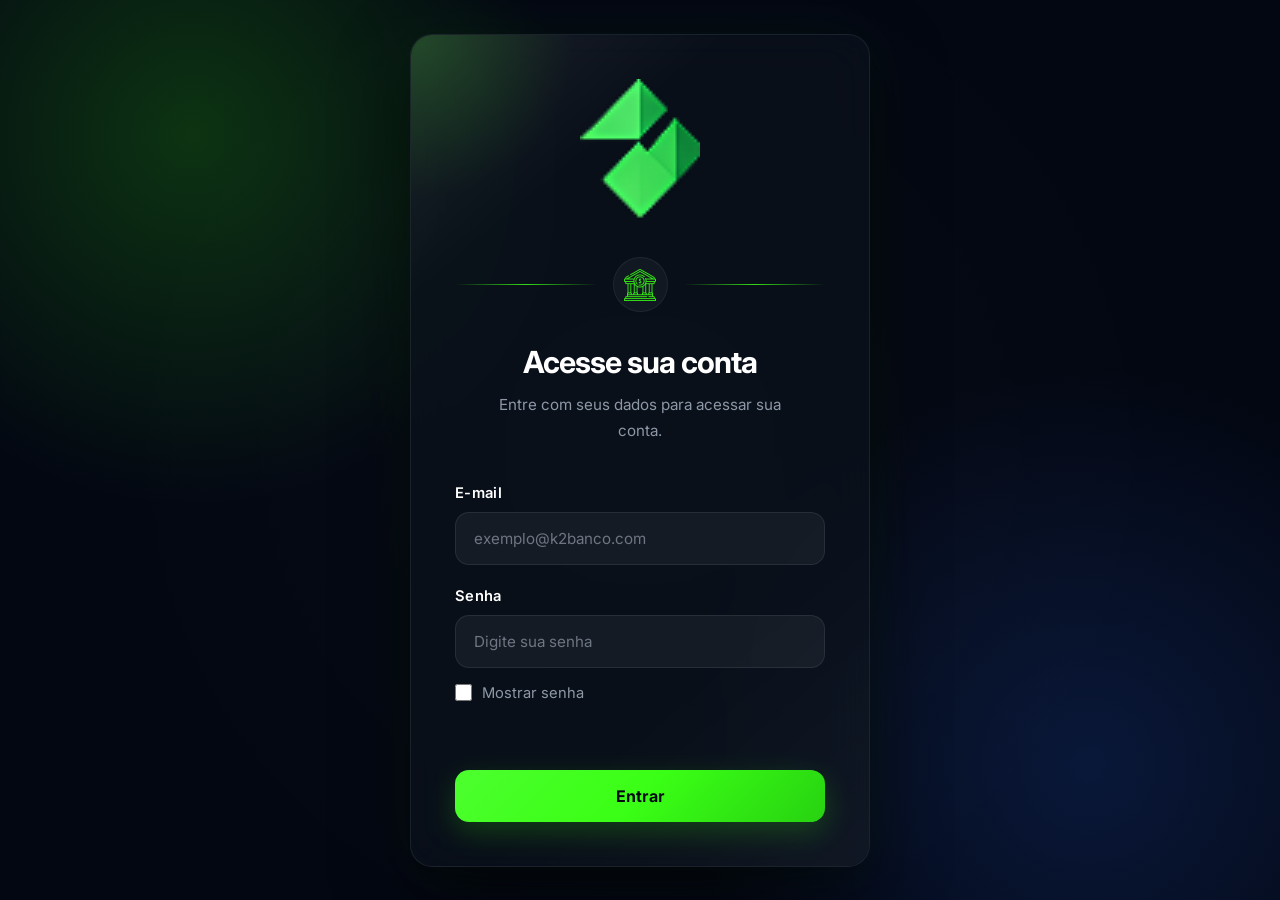
<file: index.html>
<!DOCTYPE html>
<html lang="pt-BR">

<head>
  <meta charset="UTF-8" />

  <meta name="viewport" content="width=device-width, initial-scale=1.0" />

  <title>Login | K2 Banco Digital</title>
  <link rel="stylesheet" href="css/login.css">
  <script src="js/login.js" defer></script>
  <script></script>

</head>

<body>
  <main>
    <section class="login-container">
      <header class="login-cabecalho">
        <div> <img class="logo-cabecalho" src="assets/imgs/icone1.png" alt="icone banco k2"></div>
        <div class="divider-container">
          <span class="divider-line"></span>
          <div class="divider-icon">
            <img src="assets/imgs/icone banco.png" alt="icone de banco">
          </div>
          <span class="divider-line"></span>
        </div>
        <h2>Acesse sua conta</h2>
        <p>Entre com seus dados para acessar sua conta.</p>
      </header>

      <form id="form-login">
        <div class="campo-formulario">
          <label for="email">E-mail</label>

          <input type="email" id="email" name="email" placeholder="exemplo@k2banco.com" autocomplete="email" />
        </div>

        <div class="campo-formulario">
          <label for="senha">Senha</label>

          <input type="password" id="senha" name="senha" placeholder="Digite sua senha" autocomplete="current-password" />
        </div>

        <div class="mostrar-senha">
          <input type="checkbox" id="checkbox-mostrar-senha" />

          <label for="checkbox-mostrar-senha">
            Mostrar senha
          </label>
        </div>

        <p id="mensagem-login" aria-live="polite"></p>

        <button type="submit" id="botao-entrar">
          Entrar
        </button>
      </form>
    </section>
  </main>
</body>
</file>
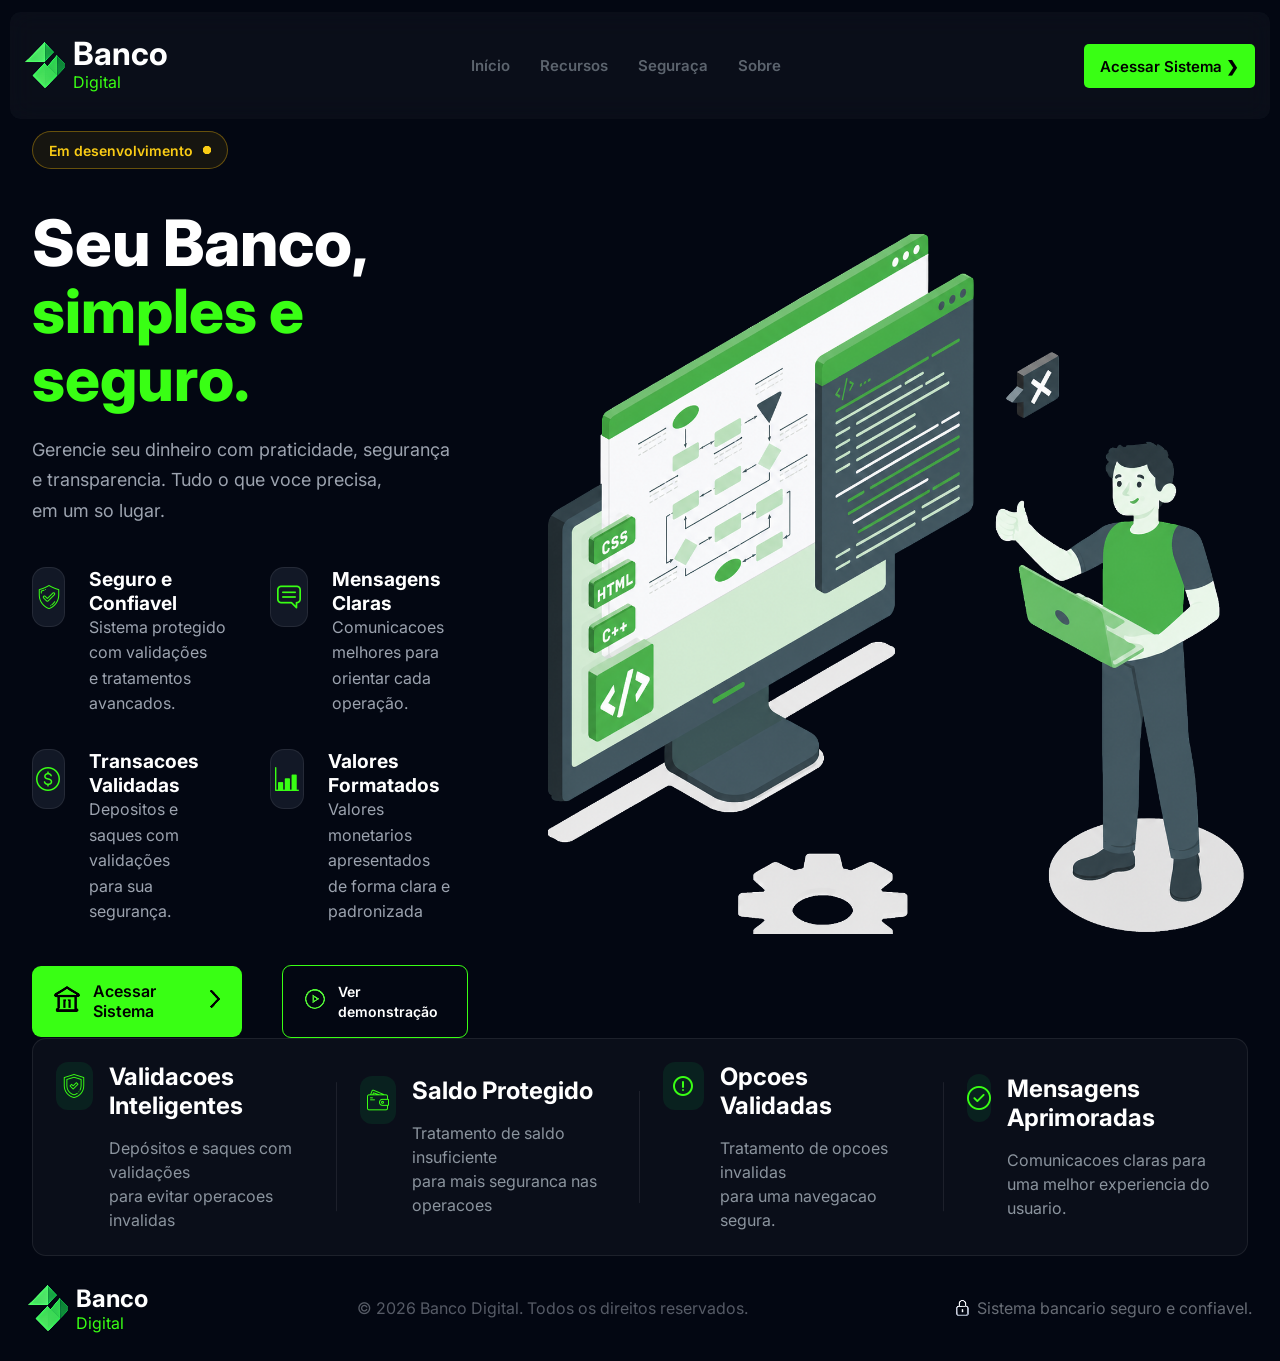
<file: front-end/index.html>
<!doctype html>
<html lang="pt-BR">
  <head>
    <meta charset="UTF-8" />
    <meta name="viewport" content="width=device-width, initial-scale=1.0" />
    <link rel="stylesheet" href="css/style.css" />
    <title>Sistema Bancario</title>
  </head>
  <body>
    <header class="header">
      <div class="header-logo">
        <img src="src/assets/images/Image.png" alt="logo da pagina" />
        <div class="header-logo-textos">
          <h1 class="header-logo-texto">
            Banco<br /><span class="header-logo-texto-destaque">Digital</span>
          </h1>
        </div>
      </div>
      <nav class="header-navegacao">
        <a href="#">Início</a>
        <a href="#">Recursos</a>
        <a href="#">Seguraça</a>
        <a href="#">Sobre</a>
      </nav>
      <div class="header-button">
        <a href="#">Acessar Sistema ❯</a>
      </div>
    </header>

    <main>
      <div class="container">
        <section class="hero">
          <div class="hero-content">
            <div class="hero-left">
              <div class="hero-badge">
                <span>Em desenvolvimento</span>
                <div class="hero-badge-dot"></div>
              </div>
              <div class="hero-left-text">
                <h1 class="hero-left-texto">
                  Seu Banco,<br /><span class="hero-left-texto-destaque"
                    >simples e seguro.</span
                  >
                </h1>
                <p class="hero-left-paragrafo">
                  Gerencie seu dinheiro com praticidade, segurança<br />
                  e transparencia. Tudo o que voce precisa,<br />
                  em um so lugar.
                </p>
              </div>
              <div class="hero-left-cards-grid">
                <div class="hero-left-card">
                  <div class="hero-left-card-icon">
                    <img
                      src="src/assets/images/icon-escudo-seguro.png"
                      alt="icone de escudo seguro"
                    />
                  </div>
                  <div class="hero-left-card-icon-text">
                    <h2>Seguro e Confiavel</h2>
                    <p>
                      Sistema protegido com validações<br />
                      e tratamentos avancados.
                    </p>
                  </div>
                </div>
                <div     class="hero-left-card">
                  <div class="hero-left-card-icon">
                    <img
                      src="src/assets/images/icon-mensage.png"
                      alt="icone de balao de menssagem"
                    />
                  </div>
                  <div class="hero-left-card-icon-text">
                    <h2>Mensagens Claras</h2>
                    <p>
                      Comunicacoes melhores para<br />
                      orientar cada operação.
                    </p>
                  </div>
                </div>
                <div class="hero-left-card">
                  <div class="hero-left-card-icon">
                    <img
                      src="src/assets/images/icon-$.png"
                      alt="icone de sifrao"
                    />
                  </div>
                  <div class="hero-left-card-icon-text">
                    <h2>Transacoes Validadas</h2>
                    <p>
                      Depositos e saques com validações<br />
                      para sua segurança.
                    </p>
                  </div>
                </div>
                <div class="hero-left-card">
                  <div class="hero-left-card-icon">
                    <img
                      src="src/assets/images/icon-grafico-de-barras.png"
                      alt="icone de grafico de barras"
                    />
                  </div>
                  <div class="hero-left-card-icon-text">
                    <h2>Valores Formatados</h2>
                    <p>
                      Valores monetarios apresentados<br />
                      de forma clara e padronizada
                    </p>
                  </div>
                </div>
              </div>
              <div class="hero-buttons">
                <div class="hero-buttons-bnt1">
                  <div class="hero-buttons-bnt1-icon">
                    <img
                      src="src/assets/images/icon-casa-branca.png"
                      alt="icone da casa branca"
                    />
                  </div>
                  <div class="hero-buttons-bnt1-text">
                    <a href="#">Acessar Sistema</a>
                  </div>

                  <div class="hero-buttons-bnt1-icon">
                    <img
                      src="src/assets/images/icone de seta.png"
                      alt="icone de seta"
                    />
                  </div>
                </div>

                <div class="hero-buttons-bnt2">
                  <div class="hero-buttons-bnt2-icon">
                    <img
                      src="src/assets/images/icone de play.png"
                      alt="icone de play"
                    />
                  </div>

                  <div class="hero-buttons-bnt2-text">
                    <a href="#">Ver demonstração</a>
                  </div>
                </div>
              </div>
            </div>
            <div class="hero-right">
              <img
                src="src/assets/images/img do carinha.png"
                alt="desenho de homem apresentando graficos estatiticos"
              />
            </div>
          </div>
        </section>
        <section>
          <section class="revelar-secao">
              <div class="features">
                <div class="features-card">
                  <div class="features-icon">
                    <img
                      src="src/assets/images/icone-escudo-protecao.png"
                      alt="icone de protecao"
                    />
                  </div>
                  <div class="features-text">
                    <h2>Validacoes Inteligentes</h2>
                    <p>
                      Depósitos e saques com validações<br />
                      para evitar operacoes invalidas
                    </p>
                  </div>
                </div>
                <div class="features-card">
                  <div class="features-icon">
                    <img
                      src="src/assets/images/icone de carteira.png"
                      alt="icone de carteira"
                    />
                  </div>
                  <div class="features-text">
                    <h2>Saldo Protegido</h2>
                    <p>
                      Tratamento de saldo insuficiente<br />
                      para mais seguranca nas operacoes
                    </p>
                  </div>
                </div>
                <div class="features-card">
                  <div class="features-icon">
                    <img
                      src="src/assets/images/icone de atencao.png"
                      alt="icone de atencao"
                    />
                  </div>
                  <div class="features-text">
                    <h2>Opcoes Validadas</h2>
                    <p>
                      Tratamento de opcoes invalidas<br />
                      para uma navegacao segura.
                    </p>
                  </div>
                </div>
                <div class="features-card">
                  <div class="features-icon">
                    <img
                      src="src/assets/images/icone de verificado.png"
                      alt="icone de vericacao"
                    />
                  </div>
                  <div class="features-text">
                    <h2>Mensagens Aprimoradas</h2>
                    <p>
                      Comunicacoes claras para uma melhor experiencia do usuario.
                    </p>
                  </div>
          </section>
            </div>
          </div>
        </section>
      </div>
    </main>

    <footer class="footer">
      <div class="footer-logo">
        <img src="src/assets/images/Image.png" alt="logo da pagina" />
        <div class="footer-logo-text">
          <h2>Banco</h2>
          <span class="footer-inte-text-destaque">Digital</span>
        </div>
      </div>
      <div class="footer-copy">
        <p>© 2026 Banco Digital. Todos os direitos reservados.</p>
      </div>
      <div class="footer-inte">
        <img
          src="src/assets/images/icone de cadiado.png"
          alt="icone de cadiado"
        />
        <div class="footer-inte-text">
          <p>Sistema bancario seguro e confiavel.</p>
        </div>
      </div>
    </footer>
  </body>
</html>
</file>
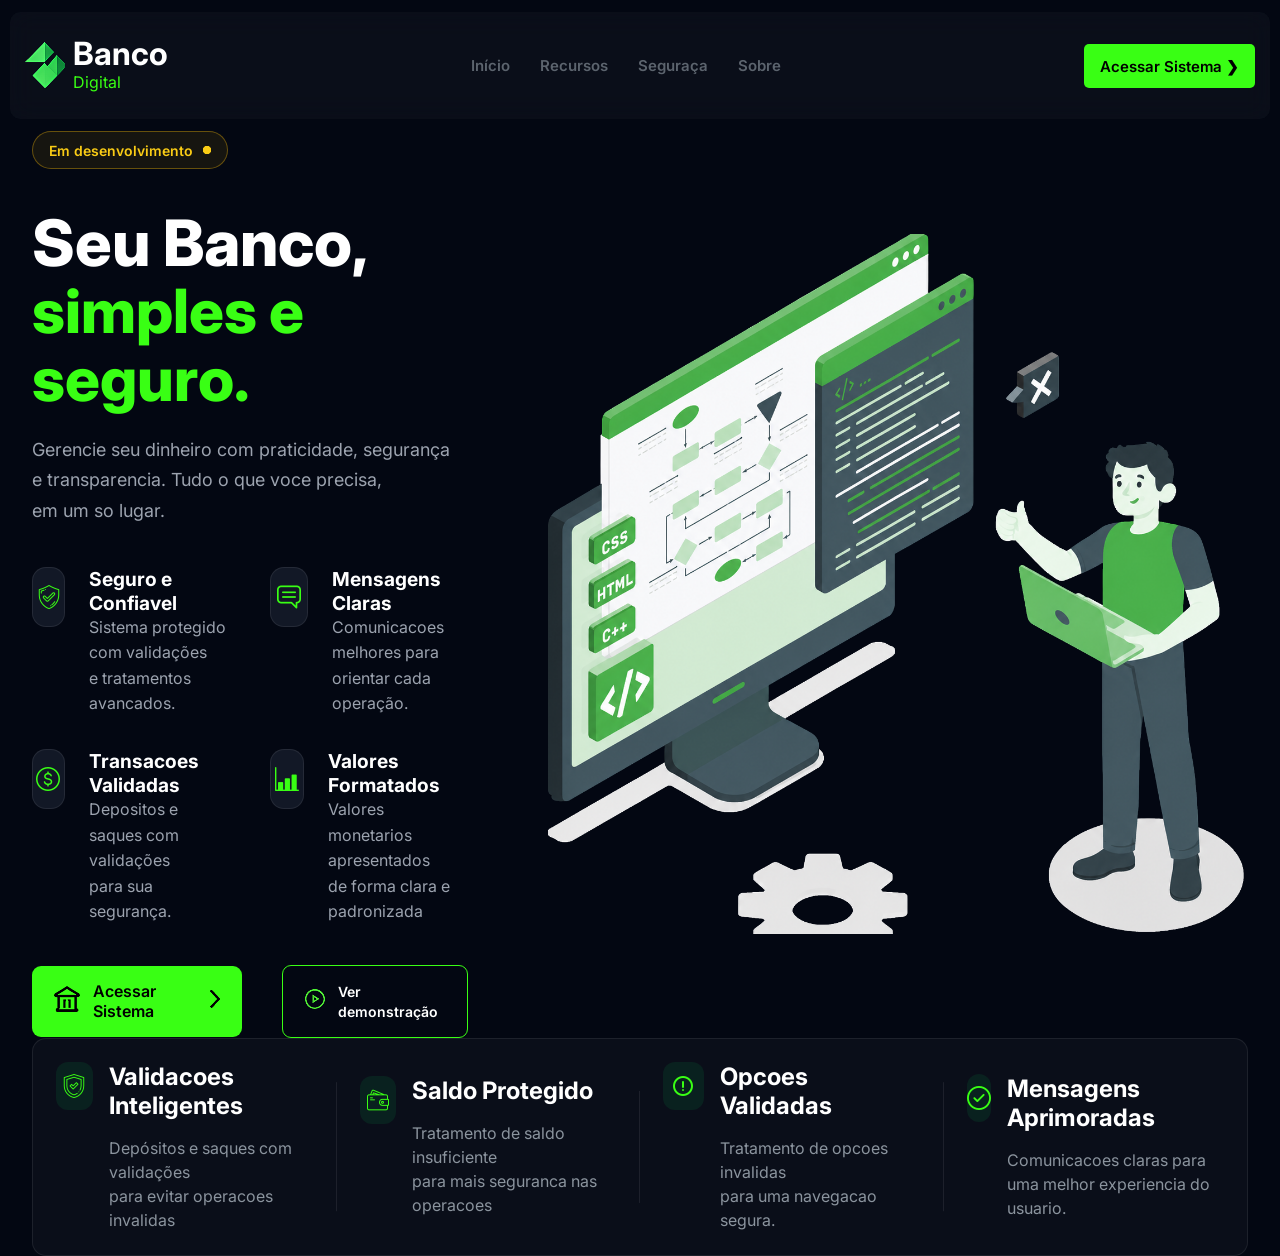
<file: landingPage/index.html>
<!doctype html>
<html lang="pt-BR">
  <head>
    <meta charset="UTF-8" />
    <meta name="viewport" content="width=device-width, initial-scale=1.0" />
    <link rel="stylesheet" href="css/style.css"/>
    <title>Sistema Bancario</title>
  </head>
  <body>
    <header class="header">
      <div class="header-logo">
        <img src="src/assets/images/Image.png" alt="logo da pagina" />
        <div class="header-logo-textos">
          <h1 class="header-logo-texto">
            Banco<br /><span class="header-logo-texto-destaque">Digital</span>
          </h1>
        </div>
      </div>
      <nav class="header-navegacao">
        <a href="#">Início</a>
        <a href="#">Recursos</a>
        <a href="#">Seguraça</a>
        <a href="#">Sobre</a>
      </nav>
      <div class="header-button">
        <a href="#">Acessar Sistema ❯</a>
      </div>
    </header>

    <main>
      <div class="container">
        <section class="hero">
          <div class="hero-content">
            <div class="hero-left">
              <div class="hero-badge">
                <span>Em desenvolvimento</span>
                <div class="hero-badge-dot"></div>
              </div>
              <div class="hero-left-text">
                <h1 class="hero-left-texto">
                  Seu Banco,<br /><span class="hero-left-texto-destaque"
                    >simples e seguro.</span
                  >
                </h1>
                <p class="hero-left-paragrafo">
                  Gerencie seu dinheiro com praticidade, segurança<br />
                  e transparencia. Tudo o que voce precisa,<br />
                  em um so lugar.
                </p>
              </div>
              <div class="hero-left-cards-grid">
                <div class="hero-left-card">
                  <div class="hero-left-card-icon">
                    <img
                      src="src/assets/images/icon-escudo-seguro.png"
                      alt="icone de escudo seguro"
                    />
                  </div>
                  <div class="hero-left-card-icon-text">
                    <h2>Seguro e Confiavel</h2>
                    <p>
                      Sistema protegido com validações<br />
                      e tratamentos avancados.
                    </p>
                  </div>
                </div>
                <div     class="hero-left-card">
                  <div class="hero-left-card-icon">
                    <img
                      src="src/assets/images/icon-mensage.png"
                      alt="icone de balao de menssagem"
                    />
                  </div>
                  <div class="hero-left-card-icon-text">
                    <h2>Mensagens Claras</h2>
                    <p>
                      Comunicacoes melhores para<br />
                      orientar cada operação.
                    </p>
                  </div>
                </div>
                <div class="hero-left-card">
                  <div class="hero-left-card-icon">
                    <img
                      src="src/assets/images/icon-$.png"
                      alt="icone de sifrao"
                    />
                  </div>
                  <div class="hero-left-card-icon-text">
                    <h2>Transacoes Validadas</h2>
                    <p>
                      Depositos e saques com validações<br />
                      para sua segurança.
                    </p>
                  </div>
                </div>
                <div class="hero-left-card">
                  <div class="hero-left-card-icon">
                    <img
                      src="src/assets/images/icon-grafico-de-barras.png"
                      alt="icone de grafico de barras"
                    />
                  </div>
                  <div class="hero-left-card-icon-text">
                    <h2>Valores Formatados</h2>
                    <p>
                      Valores monetarios apresentados<br />
                      de forma clara e padronizada
                    </p>
                  </div>
                </div>
              </div>
              <div class="hero-buttons">
                <div class="hero-buttons-bnt1">
                  <div class="hero-buttons-bnt1-icon">
                    <img
                      src="src/assets/images/icon-casa-branca.png"
                      alt="icone da casa branca"
                    />
                  </div>
                  <div class="hero-buttons-bnt1-text">
                    <a href="#">Acessar Sistema</a>
                  </div>

                  <div class="hero-buttons-bnt1-icon">
                    <img
                      src="src/assets/images/icone de seta.png"
                      alt="icone de seta"
                    />
                  </div>
                </div>

                <div class="hero-buttons-bnt2">
                  <div class="hero-buttons-bnt2-icon">
                    <img
                      src="src/assets/images/icone de play.png"
                      alt="icone de play"
                    />
                  </div>

                  <div class="hero-buttons-bnt2-text">
                    <a href="#">Ver demonstração</a>
                  </div>
                </div>
              </div>
            </div>
            <div class="hero-right">
              <img
                src="src/assets/images/img do carinha.png"
                alt="desenho de homem apresentando graficos estatiticos"
              />
            </div>
          </div>
        </section>
        </div>
        
        <section class="revelar-secao">
          <div class="container">
            <div class="features">
              <div class="features-card">
                <div class="features-icon">
                  <img
                    src="src/assets/images/icone-escudo-protecao.png"
                    alt="icone de protecao"
                  />
                </div>
                <div class="features-text">
                  <h2>Validacoes Inteligentes</h2>
                  <p>
                    Depósitos e saques com validações<br />
                    para evitar operacoes invalidas
                  </p>
                </div>
              </div>
              <div class="features-card">
                <div class="features-icon">
                  <img
                    src="src/assets/images/icone de carteira.png"
                    alt="icone de carteira"
                  />
                </div>
                <div class="features-text">
                  <h2>Saldo Protegido</h2>
                  <p>
                    Tratamento de saldo insuficiente<br />
                    para mais seguranca nas operacoes
                  </p>
                </div>
              </div>
              <div class="features-card">
                <div class="features-icon">
                  <img
                    src="src/assets/images/icone de atencao.png"
                    alt="icone de atencao"
                  />
                </div>
                <div class="features-text">
                  <h2>Opcoes Validadas</h2>
                  <p>
                    Tratamento de opcoes invalidas<br />
                    para uma navegacao segura.
                  </p>
                </div>
              </div>
              <div class="features-card">
                <div class="features-icon">
                  <img
                    src="src/assets/images/icone de verificado.png"
                    alt="icone de vericacao"
                  />
                </div>
                <div class="features-text">
                  <h2>Mensagens Aprimoradas</h2>
                  <p>
                    Comunicacoes claras para uma melhor experiencia do usuario.
                  </p>
                </div>
              </div>
            </div>
          </div>
        </section>
    </main>

    <!-- <footer class="footer">
      <div class="footer-logo">
        <img src="src/assets/images/Image.png" alt="logo da pagina" />
        <div class="footer-logo-text">
          <h2>Banco</h2>
          <span class="footer-inte-text-destaque">Digital</span>
        </div>
      </div>
      <div class="footer-copy">
        <p>© 2026 Banco Digital. Todos os direitos reservados.</p>
      </div>
      <div class="footer-inte">
        <img
          src="src/assets/images/icone de cadiado.png"
          alt="icone de cadiado"
        />
        <div class="footer-inte-text">
          <p>Sistema bancario seguro e confiavel.</p>
        </div>
      </div>
    </footer> -->
  </body>
</html>
</file>
<file: css/login.css>
@import url("https://fonts.googleapis.com/css2?family=Inter:ital,opsz,wght@0,14..32,100..900;1,14..32,100..900&display=swap");

/* ==========================================================
   VARIÁVEIS GLOBAIS
========================================================== */

:root {

  /* Cores principais */
  --primary-color: #39ff14;
  --primary-hover: #2ee80f;

  --secondary-color: #030712;

  /* Texto */
  --color-white: #ffffff;
  --color-text: #8d98a7;
  --color-error: #ff4d4d;

  /* Card */
  --color-card: rgba(12, 18, 28, 0.72);
  --color-border: rgba(255,255,255,.08);

  /* Inputs */
  --color-input: rgba(255,255,255,.05);

  /* Sombras */
  --shadow-card:
      0 30px 70px rgba(0,0,0,.55),
      0 0 60px rgba(57,255,20,.05);

  --shadow-button:
      0 10px 30px rgba(57,255,20,.20);

  /* Bordas */
  --radius-lg: 22px;
  --radius-md: 14px;

  /* Fontes */
  --primary-font: "Inter", sans-serif;

  /* Transições */
  --transition:
      .30s cubic-bezier(.4,0,.2,1);

}

/* ==========================================================
   RESET
========================================================== */

*{
    margin:0;
    padding:0;
    box-sizing:border-box;
}

img{

    display:block;

    max-width:100%;

}

html{

    scroll-behavior:smooth;

}

body{

    min-height:100vh;

    font-family:var(--primary-font);

    color:var(--color-white);

    background:

        radial-gradient(
            circle at 15% 15%,
            rgba(57,255,20,.18),
            transparent 28%
        ),

        radial-gradient(
            circle at 85% 85%,
            rgba(37,99,235,.18),
            transparent 30%
        ),

        radial-gradient(
            circle at center,
            rgba(255,255,255,.02),
            transparent 70%
        ),

        var(--secondary-color);

    overflow-x:hidden;

    -webkit-font-smoothing:antialiased;

    text-rendering:optimizeLegibility;

}

/* ==========================================================
   LAYOUT
========================================================== */

main{

    min-height:100vh;

    display:flex;

    justify-content:center;

    align-items:center;

    padding:32px;

}

/* ==========================================================
   ANIMAÇÕES
========================================================== */

@keyframes surgir{

    from{

        opacity:0;

        transform:
            translateY(40px)
            scale(.97);

        filter:blur(6px);

    }

    to{

        opacity:1;

        transform:
            translateY(0)
            scale(1);

        filter:blur(0);

    }

}

/* ==========================================================
   CARD DE LOGIN
========================================================== */

.login-container {

    position:relative;

    overflow:hidden;

    width:100%;
    max-width:460px;

    padding:44px;

    border-radius:var(--radius-lg);

    background:var(--color-card);

    border:1px solid var(--color-border);

    backdrop-filter:blur(22px);
    -webkit-backdrop-filter:blur(22px);

    box-shadow:var(--shadow-card);

    animation:surgir .8s ease;

    isolation:isolate;

    will-change:
    transform,
    opacity;

}

/* ==========================================================
   GLOW VERDE
========================================================== */

.login-container::before{

    content:"";

    position:absolute;

    top:-140px;
    left:-140px;

    width:300px;
    height:300px;

    background:
        radial-gradient(
            circle,
            rgba(57,255,20,.16),
            transparent 72%
        );

    pointer-events:none;

    z-index:-1;

}

/* ==========================================================
   BRILHO INTERNO
========================================================== */

.login-container::after{

    content:"";

    position:absolute;

    inset:0;

    background:

        linear-gradient(

            140deg,

            rgba(255,255,255,.08),

            transparent 22%,

            transparent 72%,

            rgba(255,255,255,.03)

        );

    pointer-events:none;

    border-radius:inherit;

}

/* ==========================================================
   CABEÇALHO
========================================================== */

.login-cabecalho{

    display:flex;

    flex-direction:column;

    align-items:center;

    text-align:center;

    margin-bottom:40px;

}

/* ==========================================================
   LOGO
========================================================== */

.logo-cabecalho{

    width:120px;

    height: auto;

    margin-bottom:5px;

    user-select:none;

    /* filter:

        drop-shadow(
            0 0 15px rgba(57,255,20,.35)
        ); */

}

/* ==========================================================
   TÍTULO
========================================================== */

.login-cabecalho h2{

    margin-bottom:12px;

    font-size:1.9rem;

    font-weight:700;

    letter-spacing:-1px;

    color:var(--color-white);

}

/* ==========================================================
   SUBTÍTULO
========================================================== */

.login-cabecalho p{

    max-width:320px;

    color:var(--color-text);

    font-size:.95rem;

    line-height:1.7;

}

/* ==========================================================
   DIVIDER
========================================================== */

.divider-container{

    width:100%;

    display:flex;

    align-items:center;

    justify-content:center;

    gap:16px;

    margin:32px 0;

}

/* ==========================================================
   LINHAS
========================================================== */

.divider-line{

    flex:1;

    height:1px;

    background:

        linear-gradient(

            90deg,

            transparent,

            rgba(57,255,20,.85),

            transparent

        );

}

/* ==========================================================
   ÍCONE CENTRAL
========================================================== */

.divider-icon{

    width:55px;

    height:55px;

    display:flex;

    justify-content:center;

    align-items:center;

    border-radius:50%;

    background:

        rgba(255,255,255,.04);

    border:

        1px solid rgba(255,255,255,.06);

}

.divider-icon img{

    width:32px;

    opacity:.9;

}

/* ==========================================================
   FORMULÁRIO
========================================================== */

#form-login{

    display:flex;

    flex-direction:column;

    gap:22px;

}

/* ==========================================================
   CAMPO
========================================================== */

.campo-formulario{

    display:flex;

    flex-direction:column;

    gap:10px;

}

/* ==========================================================
   LABEL
========================================================== */

.campo-formulario label{

    color:var(--color-white);

    font-size:.92rem;

    font-weight:600;

    letter-spacing:.3px;

}

/* ==========================================================
   WRAPPER DO INPUT
   (já preparado para receber ícones futuramente)
========================================================== */

.input-wrapper{

    position:relative;

    display:flex;

    align-items:center;

}

/* ==========================================================
   INPUT
========================================================== */

.campo-formulario input{

    width:100%;

    padding:16px 18px;

    border:none;

    border-radius:var(--radius-md);

    background:var(--color-input);

    border:1px solid rgba(255,255,255,.08);

    color:var(--color-white);

    font-family:var(--primary-font);

    font-size:.95rem;

    transition:

        border-color .3s,

        background-color .3s,

        box-shadow .3s,

        transform .2s;

}

/* ==========================================================
   PLACEHOLDER
========================================================== */

.campo-formulario input::placeholder{

    color:#6d7683;

}

/* ==========================================================
   HOVER
========================================================== */

.campo-formulario input:hover{

    border-color:

        rgba(57,255,20,.40);

    background:

        rgba(255,255,255,.08);

    transform:

        translateY(-1px);

}

/* ==========================================================
   FOCUS
========================================================== */

.campo-formulario input:focus{

    outline:none;

    border-color:

        var(--primary-color);

    background:

        rgba(255,255,255,.09);

    box-shadow:

        0 0 0 4px rgba(57,255,20,.14);

}

/* ==========================================================
   INPUT DESABILITADO
========================================================== */

.campo-formulario input:disabled{

    opacity:.65;

    cursor:not-allowed;

}

/* ==========================================================
   AUTOFILL (Chrome)
========================================================== */

input:-webkit-autofill{

    -webkit-box-shadow:

        0 0 0 1000px rgba(255,255,255,.05) inset;

    -webkit-text-fill-color:white;

    transition:

        background-color 9999s;

}

/* ==========================================================
   MOSTRAR SENHA
========================================================== */

.mostrar-senha{

    display:flex;

    align-items:center;

    gap:10px;

    margin-top:-6px;

    user-select:none;

}

/* ==========================================================
   CHECKBOX
========================================================== */

.mostrar-senha input{

    width:17px;

    height:17px;

    accent-color:var(--primary-color);

    cursor:pointer;

}

/* ==========================================================
   TEXTO CHECKBOX
========================================================== */

.mostrar-senha label{

    color:var(--color-text);

    font-size:.92rem;

    cursor:pointer;

    transition:color .25s;

}

.mostrar-senha:hover label{

    color:var(--color-white);

}

/* ==========================================================
   MENSAGEM
========================================================== */

#mensagem-login{

    min-height:24px;

    display:flex;

    align-items:center;

    justify-content:center;

    text-align:center;

    color:var(--color-error);

    font-size:.92rem;

    font-weight:600;

}

/* ==========================================================
   BOTÃO
========================================================== */

#botao-entrar{

    position:relative;

    overflow:hidden;

    width:100%;

    padding:16px 20px;

    border:none;

    border-radius:var(--radius-md);

    cursor:pointer;

    font-family:var(--primary-font);

    font-size:1rem;

    font-weight:700;

    letter-spacing:.3px;

    color:var(--secondary-color);

    background:

        linear-gradient(
            135deg,
            #4dff2f,
            #39ff14 50%,
            #22d10b
        );

    box-shadow:var(--shadow-button);

    transition:

        transform var(--transition),

        box-shadow var(--transition),

        filter var(--transition);

}

/* ==========================================================
   BRILHO DO BOTÃO
========================================================== */

#botao-entrar::before{

    content:"";

    position:absolute;

    top:0;

    left:-120%;

    width:70%;

    height:100%;

    background:

        linear-gradient(

            120deg,

            transparent,

            rgba(255,255,255,.45),

            transparent

        );

    transition:left .8s;

}

/* ==========================================================
   HOVER
========================================================== */

#botao-entrar:hover{

    transform:

        translateY(-2px);

    box-shadow:

        0 18px 40px rgba(57,255,20,.28);

}

/* passa o brilho */

#botao-entrar:hover::before{

    left:140%;

}

/* ==========================================================
   ACTIVE
========================================================== */

#botao-entrar:active{

    transform:

        scale(.98);

}

/* ==========================================================
   FOCUS
========================================================== */

#botao-entrar:focus-visible{

    outline:none;

    box-shadow:

        0 0 0 4px rgba(57,255,20,.22),

        0 18px 40px rgba(57,255,20,.25);

}

/* ==========================================================
   DESABILITADO
========================================================== */

#botao-entrar:disabled{

    opacity:.65;

    cursor:not-allowed;

    transform:none;

    box-shadow:none;

}

/* ==========================================================
   LINKS
========================================================== */

.login-links{

    display:flex;

    justify-content:space-between;

    align-items:center;

    margin-top:-6px;

}

.login-links a{

    color:var(--color-text);

    font-size:.9rem;

    text-decoration:none;

    transition:

        color .25s;

}

.login-links a:hover{

    color:var(--primary-color);

}

/* ==========================================================
   RODAPÉ
========================================================== */

.login-footer{

    margin-top:30px;

    text-align:center;

    color:var(--color-text);

    font-size:.92rem;

}

.login-footer a{

    color:var(--primary-color);

    text-decoration:none;

    font-weight:600;

    transition:.25s;

}

.login-footer a:hover{

    color:#6dff55;

}

/* ==========================================================
   SELEÇÃO
========================================================== */

::selection{

    background:rgba(57,255,20,.35);

    color:white;

}

/* ==========================================================
   FOCUS
========================================================== */

a:focus-visible,
button:focus-visible,
input:focus-visible{

    outline:2px solid rgba(57,255,20,.5);

    outline-offset:3px;

}

/* ==========================================================
   RESPONSIVIDADE
========================================================== */

@media (max-width: 768px){

    main{

        padding:20px;

    }

    .login-container{

        padding:36px 28px;

        border-radius:18px;

    }

    .logo-cabecalho{

        width:64px;

    }

    .login-cabecalho{

        margin-bottom:32px;

    }

    .login-cabecalho h2{

        font-size:1.65rem;

    }

    .login-cabecalho p{

        font-size:.92rem;

    }

}

/* ==========================================================
   CELULARES
========================================================== */

@media (max-width:480px){

    main{

        padding:16px;

    }

    .login-container{

        padding:28px 22px;

        border-radius:16px;

    }

    .logo-cabecalho{

        width:56px;

    }

    .divider-container{

        margin:26px 0;

    }

    .login-cabecalho{

        margin-bottom:28px;

    }

    .login-cabecalho h2{

        font-size:1.45rem;

    }

    .login-cabecalho p{

        font-size:.88rem;

    }

    .campo-formulario input{

        padding:15px;

    }

    #botao-entrar{

        padding:15px;

    }

    .login-links{

        flex-direction:column;

        gap:10px;

        align-items:flex-start;

    }

}

/* ==========================================================
   TELAS MUITO PEQUENAS
========================================================== */

@media (max-width:340px){

    .login-container{

        padding:22px 18px;

    }

}

@media (prefers-reduced-motion: reduce){

    *{

        animation:none !important;

        transition:none !important;

        scroll-behavior:auto !important;

    }

}
</file>
<file: front-end/css/style.css>
@import url(global.css);

.header {
    background-color: var(--secondary-color);
    background: rgba(255, 255, 255, 0.03);
    backdrop-filter: blur(12px);
    -webkit-backdrop-filter: blur(12px);
    border-radius: 0.625rem;
    margin: 0.75rem 0.625rem;
    display: flex;
    justify-content: space-between;
    align-items: center;
    padding: 1.875rem 0.938rem;
 
}

.header-logo {
    display: flex;
    align-items: center;
    gap: 0.5rem;
}

.header-logo-textos {
    line-height: 0.7;
}

.header-logo-texto {
    color: #FFFFFF;
}

.header-logo-texto-destaque {
    color: var(--primary-color);
    font-size: 1rem;
    font-weight: 400;
}

.header-navegacao {
    display: flex;
    gap: 1.875rem;
}

.header-navegacao a {
    position: relative;
    display: inline-block;
    text-decoration: none;
    color: var(--color-text);
    font-size: 0.938rem;
    font-weight: 600;
    transition: color 0.2s cubic-bezier(0.4, 0, 0.2, 1); 
}

.header-navegacao a:hover {
    color: #FFFFFF;
    transform: translateY(-1px);
}

.header-navegacao a::after {
    content: "";
    position: absolute;
    bottom: 0;
    left: 0;
    width: 0;
    height: 2px;
    background-color: var(--primary-color);
    border-radius: 2px;
    transition: width 0.3s ease;
}
.header-navegacao a:hover::after {
    width: 100%;
}

.header-button {
    background-color: var(--primary-color);
    cursor: pointer;
    padding: 0.75rem 1rem;
    text-align: center;
    border-radius: 0.313rem;
    transition:  transform 0.2s cubic-bezier(0.34, 1.56, 0.64, 1), 
    box-shadow 0.2s ease,
    background-color 0.2s ease;
}

.header-button:hover {
    transform: scale(1.04) translateY(-1px);
    background-color: #37ff14bc;
}

.header-button a {
    text-decoration: none;
    font-size: 0.938rem;
    font-weight: 600;
    color: black;

}

.container {
    width: 100%;
    padding: 0 2rem;
}


.hero {
    min-height: calc(100vh - 120px);
    display: flex;
    align-items: center;
}

.hero-content {
    display: flex;
    flex: 1.2;
    justify-content: space-between;
    align-items: center;
    gap: 5rem;
}

.hero-left {
    display: flex;
    flex: 1.1;
    flex-direction: column;
    gap: 2.5rem;
}

.hero-badge {
    width: fit-content;
    display: flex;
    align-items: center;
    gap: .6rem;
    padding: .6rem 1rem;
    border-radius: 62.438rem;
    border: 1px solid rgba(255, 193, 7, 0.35);
    background: rgba(255, 193, 7, 0.08);

}

.hero-badge span {
    color: #FACC15;
    font-size: 0.875rem;
    font-weight: 600;
}

.hero-badge-dot {
    position: relative;
    width: 0.5rem;
    height: 0.5rem;
    border-radius: 50%;
    background: #FACC15;
}

.hero-badge-dot::after {
    content: "";
    position: absolute;
    top: 0;
    left: 0;
    width: 100%;
    height: 100%;
    border-radius: 50%;
    background-color: #FACC15;
    animation: pulsar-amarelo 2s cubic-bezier(0.24, 0, 0.38, 1) infinite;
    will-change: transform, opacity;
}

@keyframes pulsar-amarelo {
    0% {
        transform: scale(1);
        opacity: 0.8;
    }
    100% {
        transform: scale(3.5);
        opacity: 0;
    }
}

.hero-left-text {
    display: flex;
    flex-direction: column;
    gap: 1.5rem;
}

.hero-left-texto {
    color: #FFFFFF;
    font-size: 4rem;
    font-weight: 800;
    line-height: 1.05;
}

.hero-left-texto-destaque {
    color: var(--primary-color);
    font-size: 3.813rem;
}

.hero-left-paragrafo {
    font-size: 1.125rem;
    color: #9CA3AF;
    line-height: 1.7;
    max-width: 36.25rem;
}

.hero-left-cards-grid {
    display: grid;
    grid-template-columns: repeat(2, 1fr);
    gap: 2rem 2.5rem;
}

.hero-left-card {
    display: flex;
    align-items: flex-start;
    gap: 1.5rem;
}

.hero-left-card-icon {
    width: 3.75rem;
    height: 3.75rem;
    display: flex;
    justify-content: center;
    align-items: center;
    border-radius: 0.875rem;
    background-color:#121826;
    border:1px solid rgba(255,255,255,.08);
}

.hero-left-card-icon-text h2 {
    color: #FFFFFF;
    font-size: 1.2rem;
}

.hero-left-card-icon-text p {
    color: #9CA3AF;
    line-height: 1.6;
}

.hero-buttons {
    display: flex;
    align-items: center;
    gap: 2.5rem;
    
}

.hero-buttons-bnt1 {
    padding: 0.938rem 1.375rem 1rem 1.375rem;
    display: flex;
    align-items: center;
    background-color: var(--primary-color);
    gap: 0.813rem;
    border-radius: 0.563rem;
    cursor: pointer;
    transition: transform 0.4s;
}

.hero-buttons-bnt1:hover{
    transform: scale(1.1);
    background-color: #37ff14bc;
}

.hero-buttons-bnt1 a {
    text-decoration: none;
    color: black;
    font-size: 1rem;
    font-weight: 600;
}

.hero-buttons-bnt2 {
    border: 1px solid var(--primary-color);
    padding: 0.938rem 1.375rem 1rem 1.375rem;
    display: flex;
    align-items: center;
    justify-content: center;
    gap: 0.813rem;
    border-radius: 0.563rem;
    cursor: pointer;
    transition: background-color 0.3s ease,
    border-color 0.3s ease,
    transform 0.2s ease;
}

.hero-buttons-bnt2:hover {
    background-color: #00e676;
    background-color: rgba(0, 230, 118, 0.1);
    transform: translateY(-1s);
}

.hero-buttons-bnt2:active {
    transform: translateY(0) scale(0.98);
}

.hero-buttons-bnt2 a {
    text-decoration: none;
    color: white;
    font-size: 0.875rem;
    font-weight: 600;
}

.hero-right {
    flex: 1;
    display: flex;
    justify-content: center;
    align-items: center;
}

.hero-right img {
    max-width: 100%;
    display: block;
    height: auto;
    max-width: 43.75rem;
    animation: flutuar 4s ease-in-out infinite alternate;
    will-change: transform; 
}

@keyframes flutuar {
    0% {
        transform: translateY(0);
    }
    100% {
        transform: translateY(-12px);
    }
}

@keyframes revelar {
    from {
        opacity: 0;
        transform: translateY(50px);
    }
    to {
        opacity: 1;
        transform: translateY(0);
    }
}

.revelar-secao {
    animation-name: revelar;
    animation-duration: 1s;
    animation-fill-mode: both;
    animation-timeline: view();
    animation-range: entry 10% cover 40%;
}

.features {
    display: flex;
    justify-content: space-between;
    align-items: center;
    background: rgba(255,255,255,.03);
    border: 1px solid rgba(255,255,255,.08);
    border-radius: 0.875rem;
}

.features-card {
    position: relative;
    display: flex;
    align-items: flex-start;
    gap: 1rem;
    padding: 1.438rem;
    flex: 1;
}


.features-card:not(:last-child)::after{
    content: "";
    position: absolute;
    right: 0;
    top: 50%;
    transform: translateY(-50%);
    width: 1px;
    height: 60%;
    background: rgba(255, 255, 255, 0.08);

}

.features-icon {
    width: 3rem;
    height: 3rem;
    display: flex;
    justify-content: center;
    align-items: center;
    border-radius: 0.75rem;
    background:rgba(0,255,100,.08);

}

.features-text {
    display: flex;
    flex-direction: column;
    gap: 1rem;
}

.features-text h2 {
    color: #FFFF;
}

.features-text p {
    color:#8B949E;
    line-height:1.5;
}

.footer {
    display: flex;
    align-items: center;
    justify-content: space-between;
    margin: 1.75rem;
}

.footer-logo {
    display: flex;
    align-items: center;
    gap: 0.5rem;
    color: #FFFFFF;
}

.footer-inte-text-destaque {
    color: var(--primary-color);
}

.footer-copy {
    color: #565B66;
}

.footer-inte {
    display: flex;
    align-items: center;
    gap: 0.5rem;
    color: #676C75;
}
</file>
<file: landingPage/css/style.css>
@import url(global.css);

.header {
    background-color: var(--secondary-color);
    background: rgba(255, 255, 255, 0.03);
    backdrop-filter: blur(12px);
    -webkit-backdrop-filter: blur(12px);
    border-radius: 0.625rem;
    margin: 0.75rem 0.625rem;
    display: flex;
    justify-content: space-between;
    align-items: center;
    padding: 1.875rem 0.938rem;
 
}

.header-logo {
    display: flex;
    align-items: center;
    gap: 0.5rem;
}

.header-logo-textos {
    line-height: 0.7;
}

.header-logo-texto {
    color: #FFFFFF;
}

.header-logo-texto-destaque {
    color: var(--primary-color);
    font-size: 1rem;
    font-weight: 400;
}

.header-navegacao {
    display: flex;
    gap: 1.875rem;
}

.header-navegacao a {
    position: relative;
    display: inline-block;
    text-decoration: none;
    color: var(--color-text);
    font-size: 0.938rem;
    font-weight: 600;
    transition: color 0.2s cubic-bezier(0.4, 0, 0.2, 1); 
}

.header-navegacao a:hover {
    color: #FFFFFF;
    transform: translateY(-1px);
}

.header-navegacao a::after {
    content: "";
    position: absolute;
    bottom: 0;
    left: 0;
    width: 0;
    height: 2px;
    background-color: var(--primary-color);
    border-radius: 2px;
    transition: width 0.3s ease;
}
.header-navegacao a:hover::after {
    width: 100%;
}

.header-button {
    background-color: var(--primary-color);
    cursor: pointer;
    padding: 0.75rem 1rem;
    text-align: center;
    border-radius: 0.313rem;
    transition:  transform 0.2s cubic-bezier(0.34, 1.56, 0.64, 1), 
    box-shadow 0.2s ease,
    background-color 0.2s ease;
}

.header-button:hover {
    transform: scale(1.04) translateY(-1px);
    background-color: #37ff14bc;
}

.header-button a {
    text-decoration: none;
    font-size: 0.938rem;
    font-weight: 600;
    color: black;

}

.container {
    width: 100%;
    padding: 0 2rem;
}


.hero {
    min-height: calc(100vh - 120px);
    display: flex;
    align-items: center;
}

.hero-content {
    display: flex;
    flex: 1.2;
    justify-content: space-between;
    align-items: center;
    gap: 5rem;
}

.hero-left {
    display: flex;
    flex: 1.1;
    flex-direction: column;
    gap: 2.5rem;
}

.hero-badge {
    width: fit-content;
    display: flex;
    align-items: center;
    gap: .6rem;
    padding: .6rem 1rem;
    border-radius: 62.438rem;
    border: 1px solid rgba(255, 193, 7, 0.35);
    background: rgba(255, 193, 7, 0.08);

}

.hero-badge span {
    color: #FACC15;
    font-size: 0.875rem;
    font-weight: 600;
}

.hero-badge-dot {
    position: relative;
    width: 0.5rem;
    height: 0.5rem;
    border-radius: 50%;
    background: #FACC15;
}

.hero-badge-dot::after {
    content: "";
    position: absolute;
    top: 0;
    left: 0;
    width: 100%;
    height: 100%;
    border-radius: 50%;
    background-color: #FACC15;
    animation: pulsar-amarelo 2s cubic-bezier(0.24, 0, 0.38, 1) infinite;
    will-change: transform, opacity;
}

@keyframes pulsar-amarelo {
    0% {
        transform: scale(1);
        opacity: 0.8;
    }
    100% {
        transform: scale(3.5);
        opacity: 0;
    }
}

.hero-left-text {
    display: flex;
    flex-direction: column;
    gap: 1.5rem;
}

.hero-left-texto {
    color: #FFFFFF;
    font-size: 4rem;
    font-weight: 800;
    line-height: 1.05;
}

.hero-left-texto-destaque {
    color: var(--primary-color);
    font-size: 3.813rem;
}

.hero-left-paragrafo {
    font-size: 1.125rem;
    color: #9CA3AF;
    line-height: 1.7;
    max-width: 36.25rem;
}

.hero-left-cards-grid {
    display: grid;
    grid-template-columns: repeat(2, 1fr);
    gap: 2rem 2.5rem;
}

.hero-left-card {
    display: flex;
    align-items: flex-start;
    gap: 1.5rem;
}

.hero-left-card-icon {
    width: 3.75rem;
    height: 3.75rem;
    display: flex;
    justify-content: center;
    align-items: center;
    border-radius: 0.875rem;
    background-color:#121826;
    border:1px solid rgba(255,255,255,.08);
}

.hero-left-card-icon-text h2 {
    color: #FFFFFF;
    font-size: 1.2rem;
}

.hero-left-card-icon-text p {
    color: #9CA3AF;
    line-height: 1.6;
}

.hero-buttons {
    display: flex;
    align-items: center;
    gap: 2.5rem;
    
}

.hero-buttons-bnt1 {
    padding: 0.938rem 1.375rem 1rem 1.375rem;
    display: flex;
    align-items: center;
    background-color: var(--primary-color);
    gap: 0.813rem;
    border-radius: 0.563rem;
    cursor: pointer;
    transition: transform 0.4s;
}

.hero-buttons-bnt1:hover{
    transform: scale(1.1);
    background-color: #37ff14bc;
}

.hero-buttons-bnt1 a {
    text-decoration: none;
    color: black;
    font-size: 1rem;
    font-weight: 600;
}

.hero-buttons-bnt2 {
    border: 1px solid var(--primary-color);
    padding: 0.938rem 1.375rem 1rem 1.375rem;
    display: flex;
    align-items: center;
    justify-content: center;
    gap: 0.813rem;
    border-radius: 0.563rem;
    cursor: pointer;
    transition: background-color 0.3s ease,
    border-color 0.3s ease,
    transform 0.2s ease;
}

.hero-buttons-bnt2:hover {
    background-color: #00e676;
    background-color: rgba(0, 230, 118, 0.1);
    transform: translateY(-1s);
}

.hero-buttons-bnt2:active {
    transform: translateY(0) scale(0.98);
}

.hero-buttons-bnt2 a {
    text-decoration: none;
    color: white;
    font-size: 0.875rem;
    font-weight: 600;
}

.hero-right {
    flex: 1;
    display: flex;
    justify-content: center;
    align-items: center;
}

.hero-right img {
    max-width: 100%;
    display: block;
    height: auto;
    max-width: 43.75rem;
    animation: flutuar 4s ease-in-out infinite alternate;
    will-change: transform; 
}

@keyframes flutuar {
    0% {
        transform: translateY(0);
    }
    100% {
        transform: translateY(-12px);
    }
}

@keyframes revelar {
    from {
        opacity: 0;
        transform: translateY(50px);
    }
    to {
        opacity: 1;
        transform: translateY(0);
    }
}

.revelar-secao {
    animation-name: revelar;
    animation-duration: 1s;
    animation-fill-mode: both;
    animation-timeline: view();
    animation-range: entry 10% cover 40%;
}

.features {
    display: flex;
    justify-content: space-between;
    align-items: center;
    background: rgba(255,255,255,.03);
    border: 1px solid rgba(255,255,255,.08);
    border-radius: 0.875rem;
}

.features-card {
    position: relative;
    display: flex;
    align-items: flex-start;
    gap: 1rem;
    padding: 1.438rem;
    flex: 1;
}


.features-card:not(:last-child)::after{
    content: "";
    position: absolute;
    right: 0;
    top: 50%;
    transform: translateY(-50%);
    width: 1px;
    height: 60%;
    background: rgba(255, 255, 255, 0.08);

}

.features-icon {
    width: 3rem;
    height: 3rem;
    display: flex;
    justify-content: center;
    align-items: center;
    border-radius: 0.75rem;
    background:rgba(0,255,100,.08);

}

.features-text {
    display: flex;
    flex-direction: column;
    gap: 1rem;
}

.features-text h2 {
    color: #FFFF;
}

.features-text p {
    color:#8B949E;
    line-height:1.5;
}

.footer {
    display: flex;
    align-items: center;
    justify-content: space-between;
    margin: 1.75rem;
}

.footer-logo {
    display: flex;
    align-items: center;
    gap: 0.5rem;
    color: #FFFFFF;
}

.footer-inte-text-destaque {
    color: var(--primary-color);
}

.footer-copy {
    color: #565B66;
}

.footer-inte {
    display: flex;
    align-items: center;
    gap: 0.5rem;
    color: #676C75;
}
</file>
